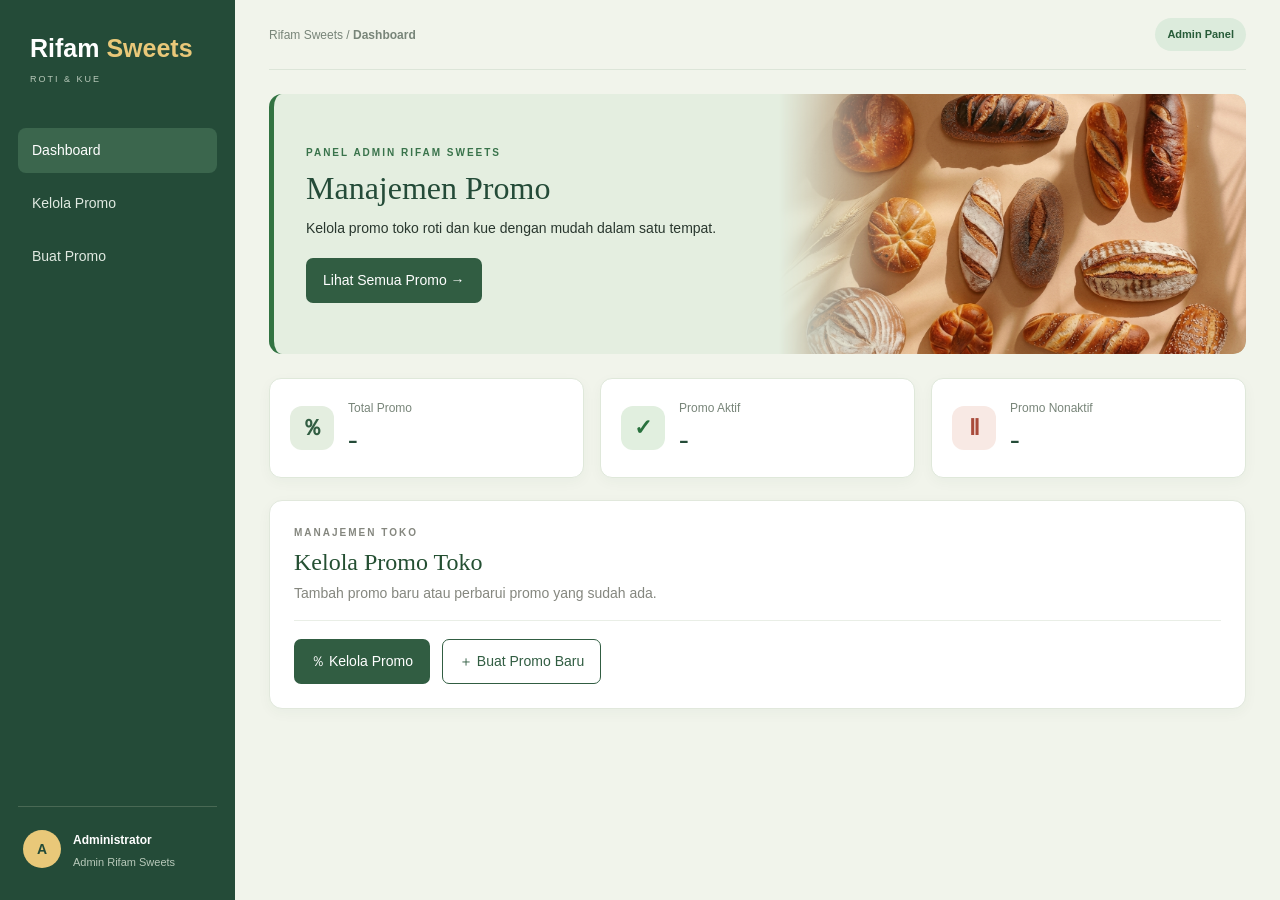
<file: index.html>
<!DOCTYPE html>
<html lang="id">
<head>
    <meta charset="UTF-8">
    <meta name="viewport" content="width=device-width, initial-scale=1.0">
    <title>Dashboard Admin | Rifam Sweets</title>
    <link rel="stylesheet" href="css/style.css">
</head>
<body>
    <div class="layout">
        <aside class="sidebar">
            <h2 class="logo">Rifam <span>Sweets</span></h2>
            <p class="logo-subtitle">ROTI & KUE</p>

            <nav class="menu">
                <a href="index.html" class="active">Dashboard</a>
                <a href="promo.html" data-page="promo">Kelola Promo</a>
                <a href="form-promo.html" data-page="form-promo">Buat Promo</a>
            </nav>

            <div class="sidebar-bottom">
                <div class="avatar">A</div>
                <div>
                    <strong>Administrator</strong>
                    <p>Admin Rifam Sweets</p>
                </div>
            </div>
        </aside>

        <main class="main-content" id="content">
            <header class="topbar">
                <p>Rifam Sweets / <strong>Dashboard</strong></p>
                <span class="admin-tag">Admin Panel</span>
            </header>

            <section class="welcome welcome-dashboard">
                <div class="welcome-copy">
                    <p class="eyebrow">PANEL ADMIN RIFAM SWEETS</p>
                    <h1>Manajemen Promo</h1>
                    <p>Kelola promo toko roti dan kue dengan mudah dalam satu tempat.</p>
                    <a href="promo.html" class="button" data-page="promo">
                        Lihat Semua Promo →
                    </a>
                </div>
                <img src="images/banner-roti.jpg" alt="Aneka roti Rifam Sweets" class="banner-roti">
            </section>

            <section class="stats-grid">
                <article class="stat-card">
                    <span class="stat-icon">％</span>
                    <div>
                        <p>Total Promo</p>
                        <h2 id="totalPromo">—</h2>
                    </div>
                </article>

                <article class="stat-card stat-active">
                    <span class="stat-icon">✓</span>
                    <div>
                        <p>Promo Aktif</p>
                        <h2 id="promoAktif">—</h2>
                    </div>
                </article>

                <article class="stat-card stat-inactive">
                    <span class="stat-icon">Ⅱ</span>
                    <div>
                        <p>Promo Nonaktif</p>
                        <h2 id="promoNonaktif">—</h2>
                    </div>
                </article>
            </section>

            <section class="promo-area dashboard-action">
                <div class="section-heading">
                    <div>
                        <p class="eyebrow">MANAJEMEN TOKO</p>
                        <h2>Kelola Promo Toko</h2>
                        <p>Tambah promo baru atau perbarui promo yang sudah ada.</p>
                    </div>
                </div>

                <div class="dashboard-buttons">
                    <a href="promo.html" class="button" data-page="promo">
                        ％ Kelola Promo
                    </a>
                    <a href="form-promo.html" class="button button-outline" data-page="form-promo">
                        ＋ Buat Promo Baru
                    </a>
                </div>
            </section>
        </main>
    </div>

    <script src="https://code.jquery.com/jquery-3.7.1.min.js"></script>
    <script src="js/main.js"></script>
</body>
</html>
</file>
<file: css/style.css>
/* ===== DASAR ===== */
*{box-sizing:border-box;margin:0;padding:0}
body{font-family:Arial,sans-serif;background:#f1f4eb;color:#29372e;font-size:14px;line-height:1.5}
a{text-decoration:none;color:inherit}
button,input,textarea,select{font:inherit}

/* ===== LAYOUT ===== */
.layout{display:flex;min-height:100vh}
.sidebar{width:235px;flex-shrink:0;display:flex;flex-direction:column;padding:30px 18px;background:#244b38;color:#fff}
.logo{margin:0 12px 5px;font-size:25px;white-space:nowrap}
.logo span{color:#e9c879}
.logo-subtitle{margin:0 12px 42px;color:#b8c9ba;font-size:9px;letter-spacing:2px}
.side-label{margin:0 12px 15px;color:#a9c0ad;font-size:10px;letter-spacing:2px}
.menu{display:flex;flex-direction:column;gap:8px}
.menu a{padding:12px 14px;border-radius:8px;color:#e0e9e1;transition:background .2s}
.menu a:hover,.menu a.active{background:#3b664d;color:#fff}
.sidebar-bottom{display:flex;align-items:center;gap:12px;margin-top:auto;padding:22px 5px 0;border-top:1px solid #496954}
.avatar{display:grid;place-items:center;flex-shrink:0;width:38px;height:38px;border-radius:50%;background:#e9c879;color:#244b38;font-weight:bold}
.sidebar-bottom strong{font-size:12px}
.sidebar-bottom p{margin-top:4px;color:#b8c9ba;font-size:11px}

/* ===== KONTEN UMUM ===== */
.main-content{flex:1;min-width:0;padding:0 34px 40px}
.topbar{height:70px;display:flex;align-items:center;justify-content:space-between;gap:15px;border-bottom:1px solid #dce5d8}
.topbar p{color:#788579;font-size:12px}
.admin-tag{padding:8px 12px;border-radius:20px;background:#dcebdc;color:#285c39;font-size:11px;font-weight:bold}
.welcome{display:flex;align-items:center;justify-content:space-between;gap:24px;margin:24px 0;padding:28px;border-left:5px solid #327342;border-radius:13px;background:#e1ecdf}
.eyebrow{margin-bottom:9px;color:#39734b;font-size:10px;font-weight:bold;letter-spacing:2px}
.welcome h1{margin-bottom:8px;color:#244b38;font-family:Georgia,serif;font-size:32px;font-weight:normal;line-height:1.2}
.welcome p:last-child{color:#667b68}
.button{display:inline-block;padding:11px 16px;border:1px solid transparent;border-radius:7px;background:#315d42;color:#fff;text-align:center;white-space:nowrap;cursor:pointer;transition:background .2s}
.button:hover{background:#244b38}

/* ===== AREA KONTEN ===== */
.promo-area,.form-section{margin-top:24px;padding:24px;border:1px solid #e1e8dc;border-radius:13px;background:#fff;box-shadow:0 4px 14px rgba(38,73,47,.04)}
.section-heading{display:flex;align-items:center;justify-content:space-between;gap:15px;margin-bottom:20px;padding-bottom:16px;border-bottom:1px solid #e9eee6}
.section-heading h2{color:#244f32;font-family:Georgia,serif;font-size:24px;font-weight:normal;line-height:1.3}
.section-heading p{margin-top:5px;color:#85877f}
.section-heading .eyebrow{margin-top:0;margin-bottom:7px}
.section-heading>a{color:#26713d;font-size:12px;font-weight:bold;white-space:nowrap}

/* ===== DAFTAR PROMO ===== */
.promo-tools{display:flex;align-items:center;gap:12px;flex-wrap:wrap;margin-bottom:20px}
#searchPromo{width:min(100%,320px);min-height:40px;padding:9px 12px;border:1px solid #d5dfd1;border-radius:8px;background:#fbfcf8;color:#29372e}
#filterStatus{min-height:40px;padding:9px 30px 9px 12px;border:1px solid #d5dfd1;border-radius:8px;background:#fff;color:#29372e}
#searchPromo:focus,#filterStatus:focus{outline:2px solid #c7dfc5;border-color:#39734b}
.promo-grid{display:grid;grid-template-columns:repeat(3,minmax(0,1fr));align-items:stretch;gap:18px}
.promo-card{display:flex;flex-direction:column;min-width:0;overflow:hidden;border:1px solid #e0e8dc;border-radius:12px;background:#fff;box-shadow:0 4px 12px rgba(38,73,47,.05)}
.promo-art{height:145px;flex-shrink:0;display:flex;flex-direction:column;align-items:center;justify-content:center}
.promo-art span{margin-bottom:8px;font-size:9px;letter-spacing:2px}
.promo-art strong{font-family:Georgia,serif;font-size:44px;font-weight:normal;line-height:1.2}
.promo-art p{font-size:10px;letter-spacing:3px}
.art-one{background:#dce9d7;color:#285638}
.art-two{background:#f4e9c9;color:#80631e}
.art-three{background:#e3ebdf;color:#456b4a}
.promo-info{flex:1;display:flex;flex-direction:column;padding:17px}
.status{display:inline-block;align-self:flex-start;padding:5px 9px;border-radius:20px;font-size:10px}
.aktif,.status-active{background:#dff0df;color:#246536;font-weight:bold}
.nonaktif,.status-inactive{background:#f0eee5;color:#79735e}
.promo-info h3{margin:12px 0 7px;font-size:16px;line-height:1.4;overflow-wrap:anywhere}
.promo-info>p{flex:1;min-height:48px;color:#85877f;font-size:12px;line-height:1.6;overflow-wrap:anywhere}
.promo-footer{display:flex;align-items:center;justify-content:space-between;flex-wrap:wrap;gap:8px;margin-top:15px;padding-top:13px;border-top:1px solid #e9eee6}
.promo-footer span{color:#85877f;font-size:10px}
.promo-footer a{padding:6px 8px;border-radius:6px;color:#26713d;font-size:12px;font-weight:bold}
.promo-footer a:hover{background:#e8f0e5}
.button-hapus{padding:7px 10px;border:1px solid #e5c4c0;border-radius:6px;background:#fff0ee;color:#a52f25;font-size:12px;cursor:pointer}
.button-hapus:hover{background:#f9deda}
#emptyPromo{margin-top:12px;color:#85877f;font-size:13px}
.note,.table-note{margin-top:15px;color:#849083;font-size:11px}
.footer{padding:25px 0;color:#849083;font-size:12px}


/* ===== FORM PROMO ===== */
.form-section{width:100%;max-width:850px;margin:28px auto 0;padding:34px 38px;border:1px solid #e0e9dc;border-radius:18px;background:linear-gradient(145deg,#fff 0%,#fdfefb 100%);box-shadow:0 12px 32px rgba(36,75,56,.08)}
.form-section form{display:flex;flex-direction:column;gap:9px}
.form-section label{display:block;margin-top:12px;color:#315d42;font-size:13px;font-weight:700;letter-spacing:.2px}
.form-section input,.form-section textarea,.form-section select{width:100%;min-width:0;padding:12px 14px;border:1px solid #d8e3d4;border-radius:9px;background:#f9fbf7;color:#29372e;font-size:13px;transition:border-color .2s ease,box-shadow .2s ease,background .2s ease}
.form-section input{min-height:45px}
.form-section textarea{min-height:110px;resize:vertical;line-height:1.7}
.form-section input::placeholder,.form-section textarea::placeholder{color:#a0ada0}
.form-section input:focus,.form-section textarea:focus,.form-section select:focus{outline:none;border-color:#47845a;background:#fff;box-shadow:0 0 0 4px rgba(71,132,90,.12)}
.form-section input[type="date"]{color:#476a50}
.form-section input[type="number"]{appearance:textfield}
.form-section .form-row{display:grid;grid-template-columns:repeat(2,minmax(0,1fr));gap:18px;margin-top:3px}
.form-row>div{display:flex;flex-direction:column;gap:3px;min-width:0}
.form-row>div label{margin-top:12px}
.form-section select{min-height:44px;cursor:pointer}
.form-actions{display:flex;justify-content:flex-end;flex-wrap:wrap;gap:12px;margin-top:25px;padding-top:22px;border-top:1px solid #e8eee4}
.form-actions button{min-height:44px;padding:11px 20px;border-radius:9px;font-size:13px;font-weight:700;cursor:pointer;transition:transform .2s ease,background .2s ease,box-shadow .2s ease}
.button-secondary{border:1px solid #d4e0d0;background:#f4f7f0;color:#315d42}
.button-secondary:hover{border-color:#b9cfb4;background:#e8f0e4;transform:translateY(-1px)}
.form-actions .button{padding:11px 23px;border:1px solid #315d42;border-radius:9px;background:#315d42;color:#fff;box-shadow:0 4px 9px rgba(49,93,66,.15)}
.form-actions .button:hover{background:#244b38;box-shadow:0 6px 14px rgba(36,75,56,.2);transform:translateY(-1px)}
.form-actions button:focus-visible{outline:3px solid #b8d5b5;outline-offset:3px}
#formMessage{margin-top:8px;color:#315d42;font-size:13px;line-height:1.6}
.form-section input:invalid:not(:focus):not(:placeholder-shown){border-color:#d8e3d4}

/* ===== RESPONSIF FORM PROMO ===== */
@media(max-width:1100px){
    .form-section{max-width:780px;padding:30px}
}
@media(max-width:650px){
    .form-section{margin-top:18px;padding:20px 17px;border-radius:13px}
    .form-section .form-row{grid-template-columns:1fr;gap:5px}
    .form-section label{margin-top:9px}
    .form-row>div label{margin-top:9px}
    .form-section textarea{min-height:95px}
    .form-actions{flex-direction:column-reverse;gap:9px;margin-top:20px;padding-top:17px}
    .form-actions button{width:100%}
}
@media(prefers-reduced-motion:reduce){
    .form-section input,.form-section textarea,.form-section select,.form-actions button{transition:none}
}


/* ===== DASHBOARD ===== */
.welcome-dashboard{position:relative;min-height:260px;overflow:hidden;margin:24px 0;padding:32px;background:linear-gradient(110deg,#e4eee0 0%,#e4eee0 62%,#d2e2cd 100%)}
.banner-roti{position:absolute;top:0;right:0;width:48%;height:100%;object-fit:cover;border-radius:0 12px 12px 0;-webkit-mask-image:linear-gradient(to right,transparent 0%,black 28%);mask-image:linear-gradient(to right,transparent 0%,black 28%)}
.welcome-dashboard .welcome-copy>p:not(.eyebrow){max-width:440px;line-height:1.8}
.welcome-dashboard .button{margin-top:17px}
.welcome-decoration{font-size:42px;letter-spacing:5px;white-space:nowrap}
.stats-grid{display:grid;grid-template-columns:repeat(3,minmax(0,1fr));gap:16px;margin:22px 0}
.stat-card{display:flex;align-items:center;gap:14px;min-width:0;padding:20px;border:1px solid #dfe8da;border-radius:12px;background:#fff;box-shadow:0 4px 14px rgba(38,73,47,.04)}
.stat-icon{display:grid;place-items:center;flex-shrink:0;width:44px;height:44px;border-radius:12px;background:#e4eee0;color:#315d42;font-size:22px;font-weight:bold}
.stat-card p{margin-bottom:5px;color:#788579;font-size:12px}
.stat-card h2{color:#244b38;font-family:Georgia,serif;font-size:29px;font-weight:normal;line-height:1.2}
.stat-active .stat-icon{background:#e1efdf;color:#28713d}
.stat-inactive .stat-icon{background:#f8e9e4;color:#a94b3b}
.dashboard-action{margin-top:22px}
.dashboard-action .section-heading{margin-bottom:18px}
.dashboard-action .section-heading h2{margin-top:3px}
.dashboard-buttons{display:flex;flex-wrap:wrap;gap:12px}
.button-outline{border-color:#315d42;background:#fff;color:#315d42}
.button-outline:hover{background:#e8f0e5}

/* ===== RINGKASAN KELOLA PROMO ===== */
.promo-summary{display:grid;grid-template-columns:repeat(3,minmax(0,1fr));gap:18px;margin:0 0 26px}
.summary-card{position:relative;display:flex;align-items:center;gap:16px;min-width:0;padding:22px;overflow:hidden;border:1px solid #e1e8dc;border-radius:12px;background:#fff;box-shadow:0 3px 10px rgba(38,73,47,.035);transition:transform .2s ease,box-shadow .2s ease}
.summary-card:hover{transform:translateY(-2px);box-shadow:0 7px 18px rgba(38,73,47,.08)}
.summary-icon{display:grid;place-items:center;flex-shrink:0;width:44px;height:44px;border-radius:10px;font-size:21px;font-weight:bold}
.icon-total{background:#e6eee1;color:#315d42}
.icon-active{background:#dff0df;color:#26713d}
.icon-inactive{background:#f8e9e4;color:#a94b3b}
.summary-card p{margin-bottom:5px;color:#788579;font-size:12px}
.summary-card h2{color:#244b38;font-family:Georgia,serif;font-size:30px;font-weight:normal;line-height:1.2;font-variant-numeric:tabular-nums}
.summary-card span{display:block;margin-top:6px;color:#85877f;font-size:11px;line-height:1.5}

/* ===== RESPONSIF TABLET ===== */
@media(max-width:1100px){
    .sidebar{width:210px}
    .main-content{padding-right:24px;padding-left:24px}
    .promo-grid{grid-template-columns:repeat(2,minmax(0,1fr))}
    .stats-grid{grid-template-columns:repeat(2,minmax(0,1fr))}
    .welcome-decoration{font-size:32px;letter-spacing:0}
    .promo-summary{grid-template-columns:repeat(2,minmax(0,1fr))}

}

/* ===== RESPONSIF HP ===== */
@media(max-width:650px){
    .layout{flex-direction:column}
    .sidebar{width:100%;padding:18px}
    .logo{font-size:23px}
    .logo-subtitle{margin:0 12px 16px}
    .side-label,.sidebar-bottom{display:none}
    .menu{flex-direction:row;flex-wrap:wrap;gap:6px}
    .menu a{padding:9px 11px;font-size:12px}
    .main-content{padding:0 15px 28px}
    .topbar{height:58px}
    .welcome{align-items:flex-start;flex-direction:column;padding:20px}
    .welcome h1{font-size:27px}
    .welcome-dashboard{min-height:0;padding:23px}
    .welcome-dashboard h1{font-size:29px}
    .welcome-decoration{font-size:28px;letter-spacing:0}
    .promo-area,.form-section{margin-top:18px;padding:16px}
    .section-heading h2{font-size:22px}
    .promo-tools{align-items:stretch;gap:9px}
    #searchPromo,#filterStatus{width:100%}
    .promo-grid,.stats-grid{grid-template-columns:1fr;gap:13px}
    .promo-art{height:130px}
    .promo-info>p{min-height:0}
    .form-section{padding:18px}
    .form-section .form-row{grid-template-columns:1fr}
    .form-actions{flex-direction:column-reverse}
    .form-actions button{width:100%}
    .dashboard-buttons{flex-direction:column}
    .dashboard-buttons .button{width:100%}
    .stat-card{padding:17px}
    .promo-summary{grid-template-columns:1fr;gap:12px;margin-bottom:20px}
    .summary-card{padding:17px}
}

@media(prefers-reduced-motion:reduce){
    .summary-card{transition:none}
    .summary-card:hover{transform:none}
}
</file>
